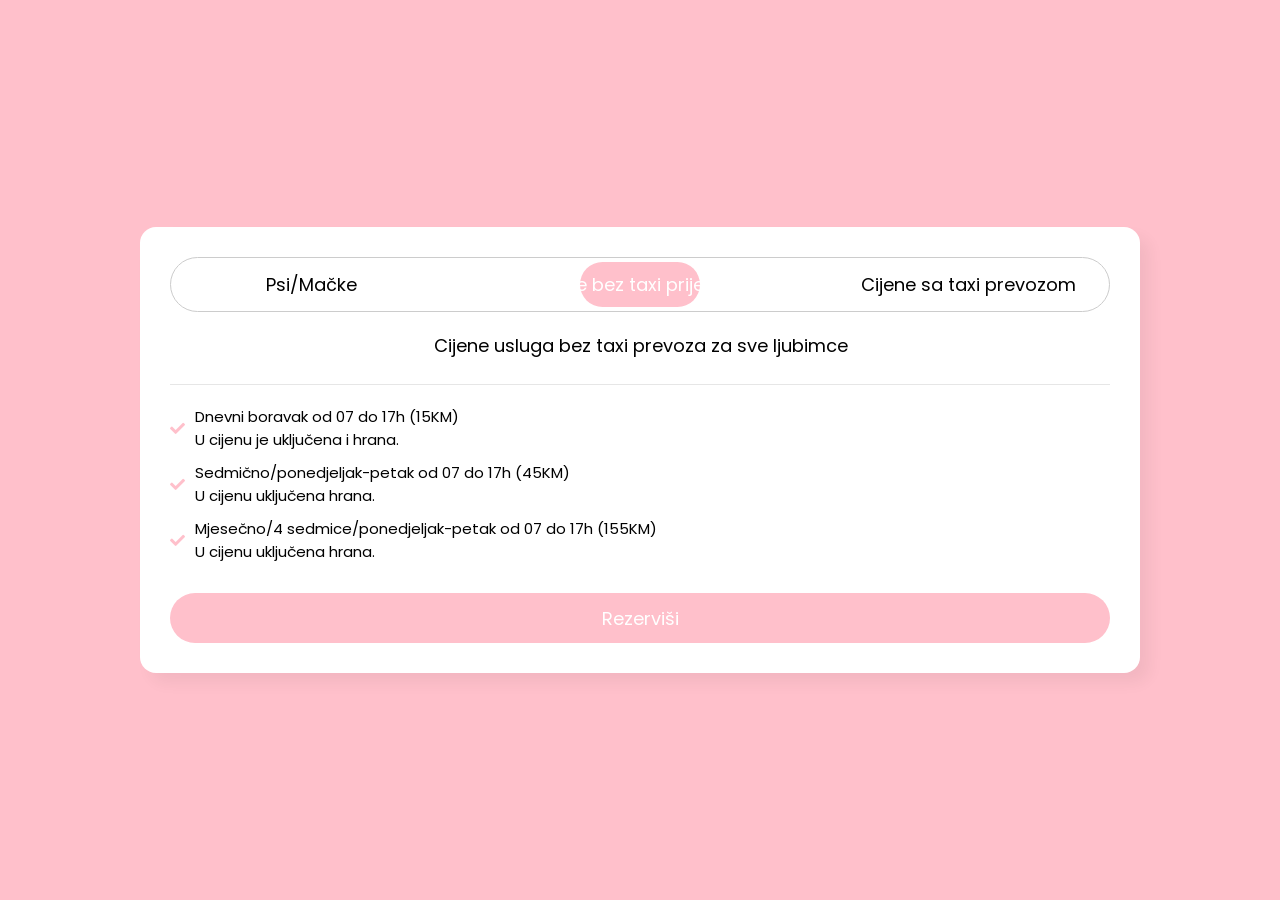
<file: Cijene.html>
<!DOCTYPE html>

<html lang="en">
<head>
  <meta charset="UTF-8">
  <meta name="viewport" content="width=device-width, initial-scale=1.0">
  <title>Pure CSS Pricing Cards | CodingNepal</title>
  <link rel="stylesheet" href="style2.css">
  <link rel="stylesheet" href="https://cdnjs.cloudflare.com/ajax/libs/font-awesome/5.15.3/css/all.min.css"/>
</head>
<body>
  <div class="wrapper">
    <input type="radio" name="slider" id="tab-1">
    <input type="radio" name="slider" id="tab-2" checked>
    <input type="radio" name="slider" id="tab-3">
    <header>
      <label for="tab-1" class="tab-1">Psi/Mačke</label>
      <label for="tab-2" class="tab-2">Cijene bez taxi prijevoza</label>
      <label for="tab-3" class="tab-3">Cijene sa taxi prevozom</label>
      <div class="slider"></div>
    </header>
    <div class="card-area">
      <div class="cards">
        <div class="row row-1">
          <div class="price-details">
            <p>Specijalne usluge za pse/mačke dostupne samo za mjesečne rezervacije!</p>
          </div>
          <ul class="features">
            <li><i class="fas fa-check"></i><span>Dodatni vitamini za zdravlje vašeg ljubimca(30KM)</span></li>
            <li><i class="fas fa-check"></i><span>Šetnja ljubimca(50KM)</span></li>
            <li><i class="fas fa-check"></i><span>Kupanje(60KM)</span></li>
          </ul>
        </div>
        <div class="row">
          <div class="price-details">
            <p>Cijene usluga bez taxi prevoza za sve ljubimce</p>
          </div>
          <ul class="features">
            <li><i class="fas fa-check"></i><span>Dnevni boravak od 07 do 17h (15KM) <br>U cijenu je uključena i hrana.</span></li>
            <li><i class="fas fa-check"></i><span>Sedmično/ponedjeljak-petak od 07 do 17h (45KM)<br>U cijenu uključena hrana.</span></li>
            <li><i class="fas fa-check"></i><span>Mjesečno/4 sedmice/ponedjeljak-petak od 07 do 17h (155KM) <br>U cijenu uključena hrana.</span></li>
          </ul>
        </div>

        <div class="row">
          <div class="price-details">
            
            <p>Cijene usluga sa taxi prevozom za sve ljubimce</p>
          </div>
          <ul class="features">
            <li><i class="fas fa-check"></i><span>Dnevno od 07 do 17 h (30KM)<br>U cijenu je uključen taxi u oba smjera i hrana.</span></li>
            <li><i class="fas fa-check"></i><span>Sedmično/ponedjlejak-petak od 07h do 17h (90KM)<br>U cijenu je uključen taxi prevoz u oba smjera i hrana.</span></li>
            <li><i class="fas fa-check"></i><span>Mjesečno/4 sedmice/ponedjeljak-petak od 07h do 17h (310KM) <br> U cijenu je uključen taxi prevoz u oba smjera i hrana.</span></li>
          </ul>
        </div>
      </div>
    </div>
    <button><a href="Kontakt.html">Rezerviši</a></button>
  </div>

</body>
</html>
</file>
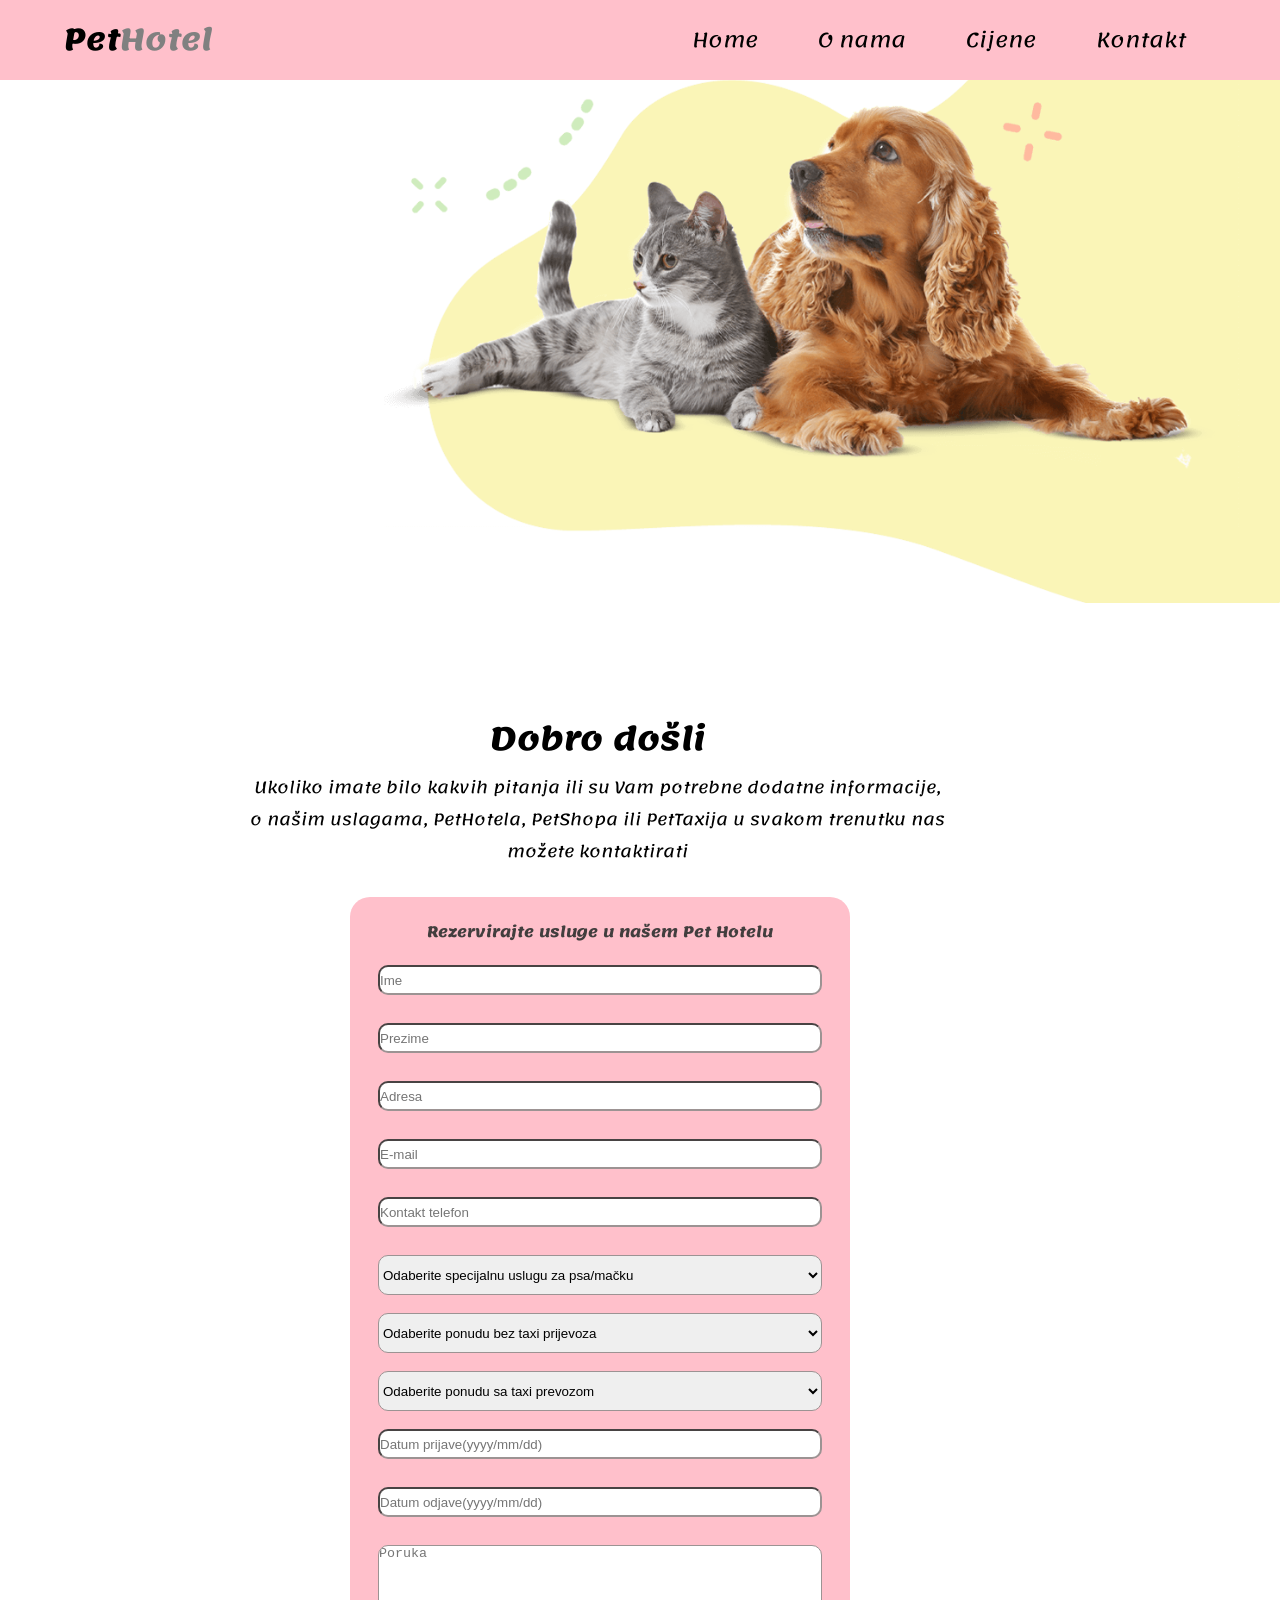
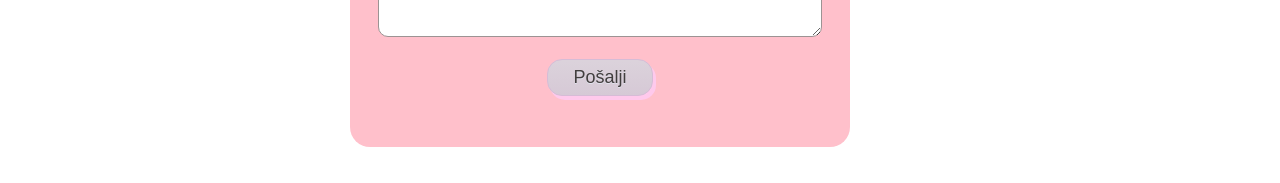
<file: Kontakt.html>
<!DOCTYPE html>
<html lang="en">
<head>
    <meta charset="UTF-8">
    <meta http-equiv="X-UA-Compatible" content="IE=edge">
    <meta name="viewport" content="width=device-width, initial-scale=1.0">
    <title>Kontakt</title>
    <meta name="referrer" content="origin">
    <link rel="stylesheet" href="style3.css">
    <link rel="preconnect" href="https://fonts.googleapis.com">
    <link rel="preconnect" href="https://fonts.gstatic.com" crossorigin>
    <link href="https://fonts.googleapis.com/css2?family=Lemonada:wght@300;400&display=swap" rel="stylesheet">
    <link rel="stylesheet" href="https://cdnjs.cloudflare.com/ajax/libs/font-awesome/4.7.0/css/font-awesome.min.css">
</head>
<body>
    <div class="menu-bar">
        <h1 class="logo">Pet<span>Hotel</span></h1>
        <ul>
          <li><a href="index.html">Home</a></li>
          <li><a href="O_nama.html">O nama</a></li>
          <li><a href="Cijene.html">Cijene</a>
          <li><a href="Kontakt.html">Kontakt</a></li>
        </ul>
      </div>
      <div class="slika8">
      <img src="img/slika8.png">
      </div>
      <div class="div1">
      <h1>Dobro došli</h1>
      <p>Ukoliko imate bilo kakvih pitanja ili su Vam potrebne dodatne informacije,<br> o našim uslagama, PetHotela, PetShopa ili PetTaxija u svakom trenutku nas<br> možete kontaktirati</p>
      </div>
      <br>
      <br>
      <br>
      <div class="forma">
        <form action="https://formsubmit.co/pethotel555@gmail.com" method="POST">
            <h3>Rezervirajte usluge u našem Pet Hotelu</h3><br>
            <input type="text" name="ime" placeholder="Ime" required><br><br>
            <input type="text" name="prezime" placeholder="Prezime" required><br><br>
            <input type="text" name="adresa" placeholder="Adresa" required><br><br>
            <input type="text" name="email" placeholder="E-mail" required><br><br>
            <input type="text" name="telefon" placeholder="Kontakt telefon"><br><br>
            <select>
                <option value="Odaberite specijalnu uslugu za psa/mačku">Odaberite specijalnu uslugu za psa/mačku</option>
                <option  value="Vitamini (30KM)">Vitamini (30KM)</option>
                <option  value="Šetnja (50KM)">Šetnja (50KM)</option>
                <option  value="Kupanje (56KM)">Kupanje (60KM)</option>
            </select><br><br>
            <select>
                <option value="Odaberite ponudu bez taxi prijevoza">Odaberite ponudu bez taxi prijevoza</option>
                <option value="Dnevno (15KM)">Dnevno (15KM)</option>
                <option value="Sedmično (45KM)">Sedmično (45KM)</option>
                <option value="Mjesečno (155KM)">Mjesečno (155KM)</option>
            </select><br><br>
            <select>
              <option value="Odaberite ponudu sa taxi prevozom">Odaberite ponudu sa taxi prevozom</option>
              <option value="Dnevno (30KM)">Dnevno (30KM)</option>
              <option value="Sedmično (90KM)">Sedmično (90KM)</option>
              <option value="Mjesečno (310KM)">Mjesečno (310KM)</option>
            </select><br><br>
            <input type="text" name="datum1" placeholder="Datum prijave(yyyy/mm/dd)"><br><br>
            <input type="text" name="datum2" placeholder="Datum odjave(yyyy/mm/dd)"><br><br>
            <textarea name="poruka" placeholder="Poruka" rows="6"></textarea><br><br>
            <button type="submit" class="myButton" onclick="openPopup()">Pošalji</button>
            <div class="popup" id="popup">
              <img src="img/checkmark.jpg" class="checkmark">
              <h2>Hvala Vam!</h2>
              <p>Uspješno poslano.</p>
              <br>
              <button type="button" onclick="closePopup()">OK</button>
            </div>
        </form>
      </div>
      <br>
      <br>
      <script src="script.js"></script>
</body>
</html>
</file>
<file: style2.css>
@import url('https://fonts.googleapis.com/css2?family=Noto+Sans:wght@700&family=Poppins:wght@400;500;600&display=swap');
*{
  margin: 0;
  padding: 0;
  box-sizing: border-box;
  font-family: "Poppins", sans-serif;
}
body{
  display: flex;
  align-items: center;
  justify-content: center;
  min-height: 100vh;
  background:pink;
}

.wrapper{
  width: 1000px;
  background: #fff;
  border: black;
  border-radius: 16px;
  padding: 30px;
  box-shadow: 10px 10px 15px rgba(0,0,0,0.05);
}
.wrapper header{
  height: 55px;
  display: flex;
  align-items: center;
  border: 1px solid #ccc;
  border-radius: 30px;
  position: relative;
}
header label{
  height: 100%;
  z-index: 2;
  width: 30%;
  display: flex;
  cursor: pointer;
  font-size: 18px;
  position: relative;
  align-items: center;
  justify-content: center;
  transition: color 0.3s ease;
}
#tab-1:checked ~ header .tab-1,
#tab-2:checked ~ header .tab-2,
#tab-3:checked ~ header .tab-3{
  color: #fff;
}
header label:nth-child(2){
  width: 40%;
}
header .slider{
  position: absolute;
  height: 85%;
  border-radius: inherit;
  background: pink;
  transition: all 0.3s ease;
}
#tab-1:checked ~ header .slider{
  left: 0%;
  width: 90px;
  transform: translateX(5%);
}
#tab-2:checked ~ header .slider{
  left: 50%;
  width: 120px;
  transform: translateX(-50%);
}
#tab-3:checked ~ header .slider{
  left: 100%;
  width: 95px;
  transform: translateX(-105%);
}
.wrapper input[type="radio"]{
  display: none;
}
.card-area{
  overflow: hidden;
}
.card-area .cards{
  display: flex;
  width: 300%;
}
.cards .row{
  width: 33.4%;
}
.cards .row-1{
  transition: all 0.3s ease;
}
#tab-1:checked ~ .card-area .cards .row-1{
   margin-left: 0%;
}
#tab-2:checked ~ .card-area .cards .row-1{
  margin-left: -33.4%;
}
#tab-3:checked ~ .card-area .cards .row-1{
   margin-left: -66.8%;
}
.row .price-details{
  margin: 20px 0;
  text-align: center;
  padding-bottom: 25px;
  border-bottom: 1px solid #e6e6e6;
}
.price-details .price{
  font-size: 65px;
  font-weight: 600;
  position: relative;
  font-family: 'Noto Sans', sans-serif;
}
.price-details .price::before,
.price-details .price::after{
  position: absolute;
  font-weight: 400;
  font-family: "Poppins", sans-serif;
}
.price-details .price::before{
  left: -13px;
  top: 17px;
  font-size: 20px;
}
.price-details .price::after{
  right: -33px;
  bottom: 17px;
  font-size: 13px;
}
.price-details p{
  font-size: 18px;
  margin-top: 5px;
}
.row .features li{
  display: flex;
  font-size: 15px;
  list-style: none;
  margin-bottom: 10px;
  align-items: center;
}
.features li i{
  background:pink;
  background-clip: text;
 -webkit-background-clip: text;
 -webkit-text-fill-color: transparent;
}
.features li span{
  margin-left: 10px;
}
.wrapper button{
  width: 100%;
  border-radius: 25px;
  border: none;
  outline: none;
  height: 50px;
  font-size: 18px;
  color: #fff;
  cursor: pointer;
  margin-top: 20px;
  background:pink;
  transition: transform 0.3s ease;
}
.wrapper button a{
  text-decoration: none;
  color: white;
}
.wrapper button:hover{
  transform: scale(0.98);
}
</file>
<file: style3.css>
a, p, h1, h2,li ,h3{
    font-family: 'Lemonada', cursive;
}

:root {
    --color-primary:white;
    --color-black: black;
    --color-pink:pink;
    --color-grey:grey;
  }
  
  * {
    margin: 0;
    padding: 0;
    box-sizing: border-box;
  }
  
  body {
    font-family: sans-serif;
    padding: 0;
    margin: 0;
   
  }
  
  .logo {
    color: var(--color-black);
    font-size: 30px;
  }
  
  .logo span {
    color: var(--color-grey);
  }
  
  .menu-bar {
    background-color: var(--color-pink);
    height: 80px;
    width: 100%;
    display: flex;
    justify-content: space-between;
    align-items: center;
    padding: 0 5%;
    position: fixed;
    top:0;
    left:0;
    right:0;
    z-index:1;
  
  }
  
  .menu-bar ul {
    list-style: none;
    display: flex;
  }
  
  .menu-bar ul li {
    /* width: 120px; */
    padding: 10px 30px;
    /* text-align: center; */
  
    position: relative;
  }
  
  .menu-bar ul li a {
    font-size: 20px;
    color: var(--color-black);
    text-decoration: none;
  
    transition: all 0.3s;
  }
  
  .menu-bar ul li a:hover {
    color: var(--color-primary);
  }
  
  .fas {
    float: right;
    margin-left: 10px;
    padding-top: 3px;
  }
  
  /* dropdown menu style */
  .dropdown-menu {
    display: none;
  }
  
  .menu-bar ul li:hover .dropdown-menu {
    display: block;
    position: absolute;
    left: 0;
    top: 100%;
    background-color: var(--color-pink);
  }
  
  .menu-bar ul li:hover .dropdown-menu ul {
    display: block;
    margin: 10px;
  }
  
  .menu-bar ul li:hover .dropdown-menu ul li {
    width: 150px;
    padding: 10px;
  }
  
  .dropdown-menu-1 {
    display: none;
  }
  
  .dropdown-menu ul li:hover .dropdown-menu-1 {
    display: block;
    position: absolute;
    left: 150px;
    top: 0;
    background-color: var(--color-black);
  }
.slika8{
    float: right;
    display: inline-block;
    margin-top: 80px;
  }
.div1 {
    display: inline-block;
    height: 100px;
    text-align: center;
    margin-top: 100px;
    margin-left: 250px;
    
}
input {
    width: 444px;
    height: 30px;
    margin-bottom: 10px;
    border-radius: 10px;
    border-color: rgb(156, 147, 147);
}
textarea{
    width: 444px;
    border-radius: 10px;
    border-color: rgb(156, 147, 147);
}
.myButton {
	box-shadow: 3px 4px 0px 0px #ffc9ec;
	background:linear-gradient(to bottom, #dbd2db 5%, #d6c9d6 100%);
	background-color:#dbd2db;
	border-radius:15px;
	border:1px solid #d6bcd6;
	display:inline-block;
	cursor:pointer;
	color:rgb(66, 62, 62);
	font-family:Arial;
	font-size:18px;
	padding:7px 25px;
	text-decoration:none;
	text-shadow:0px 1px 0px #e1e2ed;
}
.myButton:hover {
	background:linear-gradient(to bottom, #d6c9d6 5%, #dbd2db 100%);
	background-color:#d6c9d6;
}
.myButton:active {
	position:relative;
	top:1px;
}
input[type="submit"] {
    width: 444px;
    height: 20px;

}
select{
    width: 444px;
    height: 40px;
    border-radius: 10px;
    border-color: rgb(156, 147, 147);
}
h3{
    font-size: 15px;
    font-weight: bold;
    color:rgb(66, 62, 62)
}

form{
    text-align: center;
}
.forma{
    width: 500px;
    height: 850px;
    background-color: pink;
    padding-top: 20px;
    margin-left: 350px;
    border-radius: 20px;
}
.popup{
  width:250px;
  background:pink;
  height: 250px;
  border-radius:6px;
  position: absolute;
  top:0;
  left:60%;
  transform: translate(-50%,-50%)scale(0.1);
  text-align: center;
  padding: 0 30px 30px;
  color:#333;
  visibility: hidden;
  transition:transform 0.4s,top 0.4s;
}
.open-popup{
  visibility: visible;
  top:70%;
  transform:translate(-50%,-50%)scale(1);
}
.checkmark{
  width:40px;
  height: 40px;
  margin-top: 20px;
  border-radius: 50%;
  box-shadow: 0 2px 5px rgba(0,0,0,0.2);
}
.popup h2{
  font-size: 25xp;
  font-weight: 500;
  margin:30px 0 10px;
}
.popup button{
  width:50%;
  margin-bottom: 10px;
  padding:10 px 0;
  background-color: #d6c9d6;
  color:rgb(31, 27, 27);
  border:0;
  outline: none;
  font-size: 18px;
  border-radius: 4px;
  cursor:pointer;
  box-shadow: 0 2px 5px rgba(0,0,0, 0.2);
}
</file>
